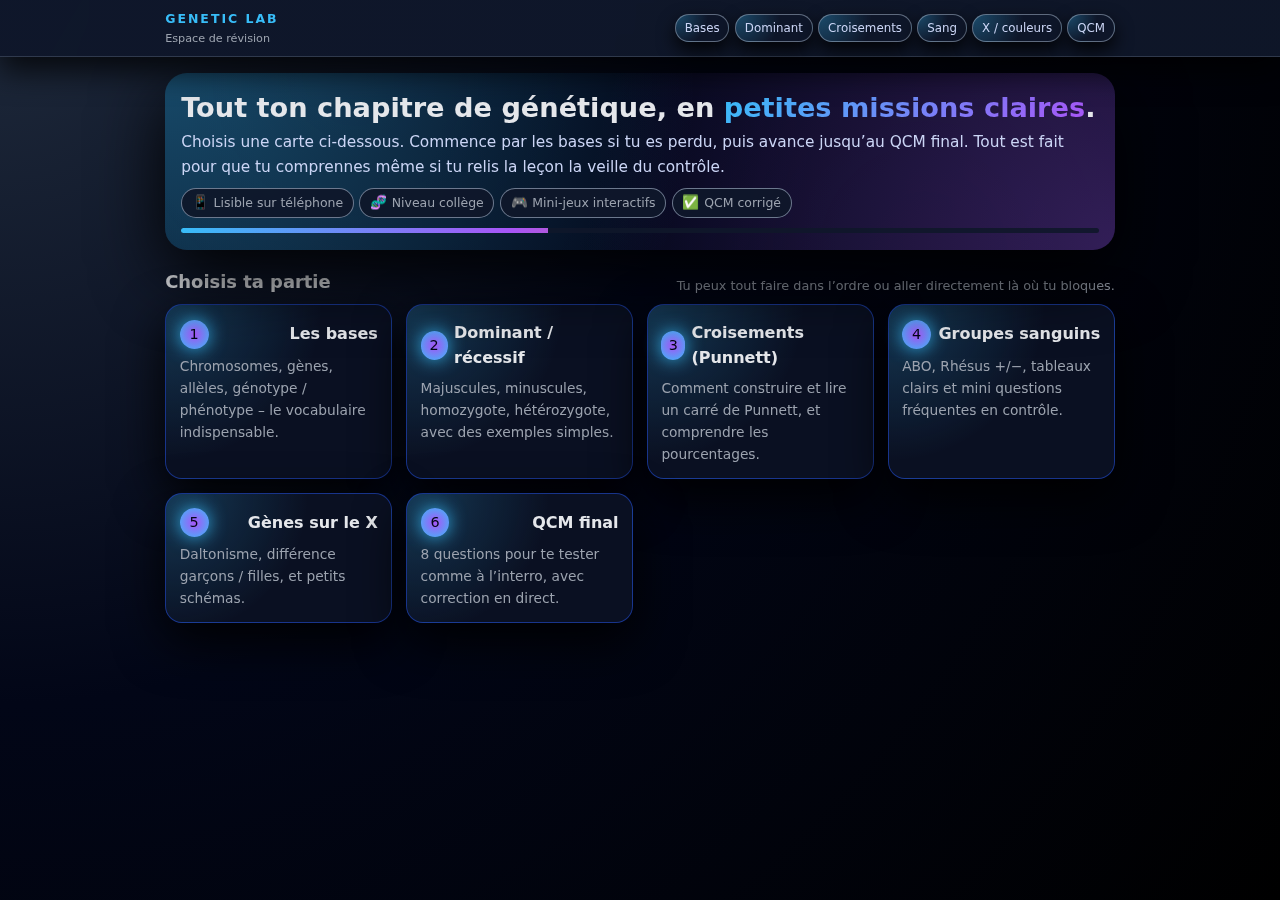
<file: index.html>
<!DOCTYPE html>
<html lang="fr">
<head>
  <meta charset="UTF-8">
  <title>Génétique – Menu de révision</title>
  <meta name="viewport" content="width=device-width, initial-scale=1.0">
  <link rel="stylesheet" href="style.css">
</head>
<body>
<header>
  <nav class="nav">
    <div class="brand">
      <div class="brand-title">GENETIC LAB</div>
      <div class="brand-sub">Espace de révision</div>
    </div>
    <div class="nav-links">
      <a href="bases.html">Bases</a>
      <a href="dominance.html">Dominant</a>
      <a href="croisements.html">Croisements</a>
      <a href="sang.html">Sang</a>
      <a href="xlie.html">X / couleurs</a>
      <a href="quiz.html">QCM</a>
    </div>
  </nav>
</header>
<div class="layout">
  <main>
    <section class="hero">
      <h1>Tout ton chapitre de génétique, en <span>petites missions claires</span>.</h1>
      <p>
        Choisis une carte ci-dessous. Commence par les bases si tu es perdu,
        puis avance jusqu’au QCM final. Tout est fait pour que tu comprennes
        même si tu relis la leçon la veille du contrôle.
      </p>
      <div class="chips">
        <div class="chip"><span class="chip-icon">📱</span><span>Lisible sur téléphone</span></div>
        <div class="chip"><span class="chip-icon">🧬</span><span>Niveau collège</span></div>
        <div class="chip"><span class="chip-icon">🎮</span><span>Mini-jeux interactifs</span></div>
        <div class="chip"><span class="chip-icon">✅</span><span>QCM corrigé</span></div>
      </div>
      <div class="progress-global">
        <div class="progress-inner"></div>
      </div>
    </section>

    <div class="section-title">
      <h2>Choisis ta partie</h2>
      <span>Tu peux tout faire dans l’ordre ou aller directement là où tu bloques.</span>
    </div>

    <section class="grid-menu">
      <a class="card-link" href="bases.html">
        <div class="card-link-top">
          <div class="card-step">1</div><h3>Les bases</h3>
        </div>
        <p>Chromosomes, gènes, allèles, génotype / phénotype – le vocabulaire indispensable.</p>
      </a>
      <a class="card-link" href="dominance.html">
        <div class="card-link-top">
          <div class="card-step">2</div><h3>Dominant / récessif</h3>
        </div>
        <p>Majuscules, minuscules, homozygote, hétérozygote, avec des exemples simples.</p>
      </a>
      <a class="card-link" href="croisements.html">
        <div class="card-link-top">
          <div class="card-step">3</div><h3>Croisements (Punnett)</h3>
        </div>
        <p>Comment construire et lire un carré de Punnett, et comprendre les pourcentages.</p>
      </a>
      <a class="card-link" href="sang.html">
        <div class="card-link-top">
          <div class="card-step">4</div><h3>Groupes sanguins</h3>
        </div>
        <p>ABO, Rhésus +/−, tableaux clairs et mini questions fréquentes en contrôle.</p>
      </a>
      <a class="card-link" href="xlie.html">
        <div class="card-link-top">
          <div class="card-step">5</div><h3>Gènes sur le X</h3>
        </div>
        <p>Daltonisme, différence garçons / filles, et petits schémas.</p>
      </a>
      <a class="card-link" href="quiz.html">
        <div class="card-link-top">
          <div class="card-step">6</div><h3>QCM final</h3>
        </div>
        <p>8 questions pour te tester comme à l’interro, avec correction en direct.</p>
      </a>
    </section>
  </main>
</div>
</body>
</html>
</file>
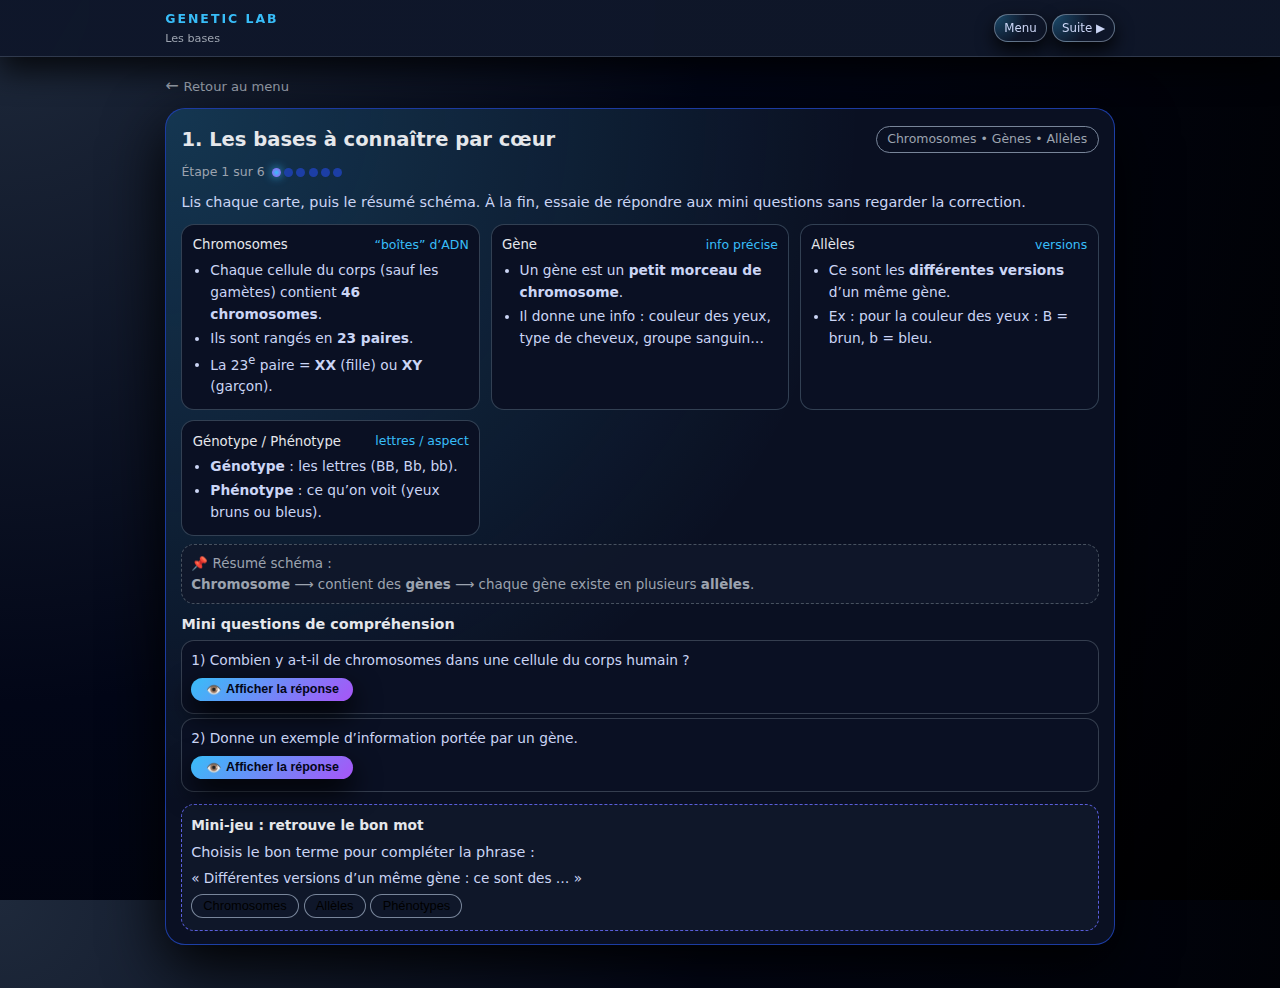
<file: bases.html>
<!DOCTYPE html>
<html lang="fr">
<head>
  <meta charset="UTF-8">
  <title>Génétique – Les bases</title>
  <meta name="viewport" content="width=device-width, initial-scale=1.0">
  <link rel="stylesheet" href="style.css">
</head>
<body>
<header>
  <nav class="nav">
    <div class="brand">
      <div class="brand-title">GENETIC LAB</div>
      <div class="brand-sub">Les bases</div>
    </div>
    <div class="nav-links">
      <a href="index.html">Menu</a>
      <a href="dominance.html">Suite ▶</a>
    </div>
  </nav>
</header>
<div class="layout">
  <main>
    <a href="index.html" class="back-link"><span>←</span>Retour au menu</a>
    <section class="card">
      <div class="card-header">
        <h1>1. Les bases à connaître par cœur</h1>
        <div class="card-tag">Chromosomes • Gènes • Allèles</div>
      </div>

      <div class="page-progress">
        <span>Étape 1 sur 6</span>
        <div class="page-dots">
          <div class="page-dot active"></div>
          <div class="page-dot"></div>
          <div class="page-dot"></div>
          <div class="page-dot"></div>
          <div class="page-dot"></div>
          <div class="page-dot"></div>
        </div>
      </div>

      <p>
        Lis chaque carte, puis le résumé schéma. À la fin, essaie de répondre aux mini questions
        sans regarder la correction.
      </p>

      <div class="simple-grid">
        <article class="mini-card">
          <div class="mini-title">
            <span>Chromosomes</span><span>“boîtes” d’ADN</span>
          </div>
          <ul>
            <li>Chaque cellule du corps (sauf les gamètes) contient <strong>46 chromosomes</strong>.</li>
            <li>Ils sont rangés en <strong>23 paires</strong>.</li>
            <li>La 23<sup>e</sup> paire = <strong>XX</strong> (fille) ou <strong>XY</strong> (garçon).</li>
          </ul>
        </article>

        <article class="mini-card">
          <div class="mini-title">
            <span>Gène</span><span>info précise</span>
          </div>
          <ul>
            <li>Un gène est un <strong>petit morceau de chromosome</strong>.</li>
            <li>Il donne une info : couleur des yeux, type de cheveux, groupe sanguin…</li>
          </ul>
        </article>

        <article class="mini-card">
          <div class="mini-title">
            <span>Allèles</span><span>versions</span>
          </div>
          <ul>
            <li>Ce sont les <strong>différentes versions</strong> d’un même gène.</li>
            <li>Ex : pour la couleur des yeux : B = brun, b = bleu.</li>
          </ul>
        </article>

        <article class="mini-card">
          <div class="mini-title">
            <span>Génotype / Phénotype</span><span>lettres / aspect</span>
          </div>
          <ul>
            <li><strong>Génotype</strong> : les lettres (BB, Bb, bb).</li>
            <li><strong>Phénotype</strong> : ce qu’on voit (yeux bruns ou bleus).</li>
          </ul>
        </article>
      </div>

      <div class="schema">
        📌 Résumé schéma : <br>
        <strong>Chromosome</strong> ⟶ contient des <strong>gènes</strong> ⟶ chaque gène existe en plusieurs <strong>allèles</strong>.
      </div>

      <div class="qa-block">
        <div class="qa-title">Mini questions de compréhension</div>

        <div class="question-card">
          <div class="question">1) Combien y a-t-il de chromosomes dans une cellule du corps humain ?</div>
          <button class="btn-reponse"><span>👁️</span>Afficher la réponse</button>
          <div class="reponse">
            46 chromosomes, soit 23 paires.
          </div>
        </div>

        <div class="question-card">
          <div class="question">2) Donne un exemple d’information portée par un gène.</div>
          <button class="btn-reponse"><span>👁️</span>Afficher la réponse</button>
          <div class="reponse">
            Par exemple : la couleur des yeux, le groupe sanguin, la couleur des cheveux…
          </div>
        </div>
      </div>

      <div class="game-block">
        <div class="game-title">Mini-jeu : retrouve le bon mot</div>
        <p>Choisis le bon terme pour compléter la phrase :</p>
        <p style="margin-top:.25rem;font-size:.85rem;">
          « Différentes versions d’un même gène : ce sont des … »
        </p>
        <div class="game-options">
          <button class="game-btn" data-correct="false">Chromosomes</button>
          <button class="game-btn" data-correct="true">Allèles</button>
          <button class="game-btn" data-correct="false">Phénotypes</button>
        </div>
        <div class="game-feedback"></div>
      </div>
    </section>
  </main>
</div>
<script>
// Q/R
document.querySelectorAll('.btn-reponse').forEach(btn=>{
  btn.addEventListener('click',()=>{
    const rep = btn.nextElementSibling;
    const open = rep.classList.contains('show');
    document.querySelectorAll('.reponse').forEach(r=>r.classList.remove('show'));
    document.querySelectorAll('.btn-reponse').forEach(b=>b.innerHTML='<span>👁️</span>Afficher la réponse');
    if(!open){
      rep.classList.add('show');
      btn.innerHTML='<span>🙈</span>Cacher la réponse';
    }
  });
});

// Mini-jeu
const gameBtns = document.querySelectorAll('.game-btn');
const feedback = document.querySelector('.game-feedback');
gameBtns.forEach(btn=>{
  btn.addEventListener('click',()=>{
    gameBtns.forEach(b=>b.classList.remove('correct','wrong'));
    const correct = btn.dataset.correct === 'true';
    if(correct){
      btn.classList.add('correct');
      feedback.textContent = "✔ Exact : ce sont des allèles.";
    }else{
      btn.classList.add('wrong');
      feedback.textContent = "❌ Non. Réfléchis : chromosomes ? gène ? allèles ?";
    }
  });
});
</script>
</body>
</html>
</file>
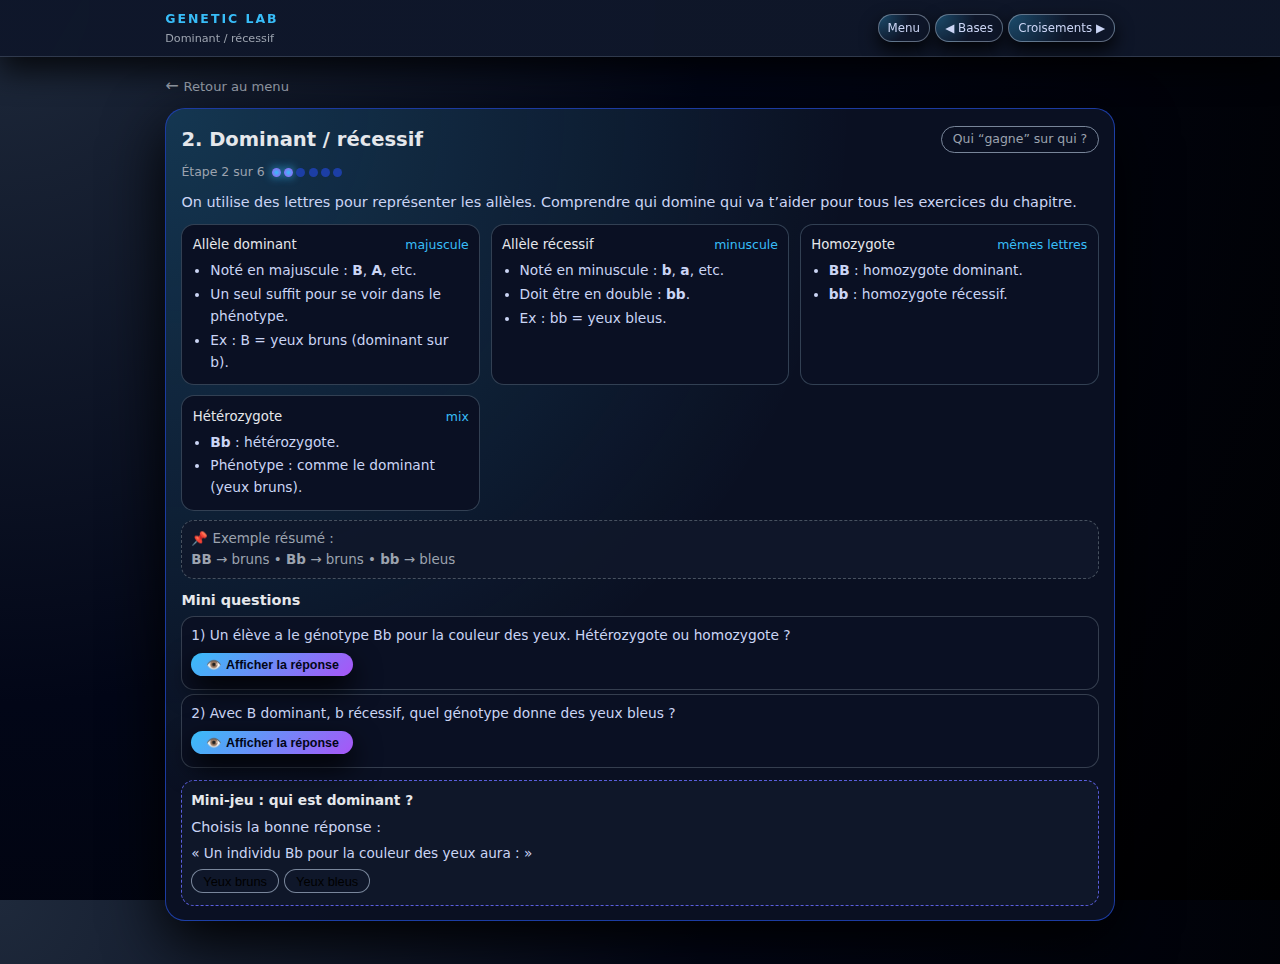
<file: dominance.html>
<!DOCTYPE html>
<html lang="fr">
<head>
  <meta charset="UTF-8">
  <title>Génétique – Dominant / Récessif</title>
  <meta name="viewport" content="width=device-width, initial-scale=1.0">
  <link rel="stylesheet" href="style.css">
</head>
<body>
<header>
  <nav class="nav">
    <div class="brand">
      <div class="brand-title">GENETIC LAB</div>
      <div class="brand-sub">Dominant / récessif</div>
    </div>
    <div class="nav-links">
      <a href="index.html">Menu</a>
      <a href="bases.html">◀ Bases</a>
      <a href="croisements.html">Croisements ▶</a>
    </div>
  </nav>
</header>
<div class="layout">
  <main>
    <a href="index.html" class="back-link"><span>←</span>Retour au menu</a>
    <section class="card">
      <div class="card-header">
        <h1>2. Dominant / récessif</h1>
        <div class="card-tag">Qui “gagne” sur qui ?</div>
      </div>

      <div class="page-progress">
        <span>Étape 2 sur 6</span>
        <div class="page-dots">
          <div class="page-dot active"></div>
          <div class="page-dot active"></div>
          <div class="page-dot"></div>
          <div class="page-dot"></div>
          <div class="page-dot"></div>
          <div class="page-dot"></div>
        </div>
      </div>

      <p>
        On utilise des lettres pour représenter les allèles. Comprendre qui domine qui
        va t’aider pour tous les exercices du chapitre.
      </p>

      <div class="simple-grid">
        <article class="mini-card">
          <div class="mini-title">
            <span>Allèle dominant</span><span>majuscule</span>
          </div>
          <ul>
            <li>Noté en majuscule : <strong>B</strong>, <strong>A</strong>, etc.</li>
            <li>Un seul suffit pour se voir dans le phénotype.</li>
            <li>Ex : B = yeux bruns (dominant sur b).</li>
          </ul>
        </article>

        <article class="mini-card">
          <div class="mini-title">
            <span>Allèle récessif</span><span>minuscule</span>
          </div>
          <ul>
            <li>Noté en minuscule : <strong>b</strong>, <strong>a</strong>, etc.</li>
            <li>Doit être en double : <strong>bb</strong>.</li>
            <li>Ex : bb = yeux bleus.</li>
          </ul>
        </article>

        <article class="mini-card">
          <div class="mini-title">
            <span>Homozygote</span><span>mêmes lettres</span>
          </div>
          <ul>
            <li><strong>BB</strong> : homozygote dominant.</li>
            <li><strong>bb</strong> : homozygote récessif.</li>
          </ul>
        </article>

        <article class="mini-card">
          <div class="mini-title">
            <span>Hétérozygote</span><span>mix</span>
          </div>
          <ul>
            <li><strong>Bb</strong> : hétérozygote.</li>
            <li>Phénotype : comme le dominant (yeux bruns).</li>
          </ul>
        </article>
      </div>

      <div class="schema">
        📌 Exemple résumé : <br>
        <strong>BB</strong> → bruns • <strong>Bb</strong> → bruns • <strong>bb</strong> → bleus
      </div>

      <div class="qa-block">
        <div class="qa-title">Mini questions</div>

        <div class="question-card">
          <div class="question">1) Un élève a le génotype Bb pour la couleur des yeux. Hétérozygote ou homozygote ?</div>
          <button class="btn-reponse"><span>👁️</span>Afficher la réponse</button>
          <div class="reponse">
            Bb = hétérozygote (deux lettres différentes).
          </div>
        </div>

        <div class="question-card">
          <div class="question">2) Avec B dominant, b récessif, quel génotype donne des yeux bleus ?</div>
          <button class="btn-reponse"><span>👁️</span>Afficher la réponse</button>
          <div class="reponse">
            Seulement le génotype bb.
          </div>
        </div>
      </div>

      <div class="game-block">
        <div class="game-title">Mini-jeu : qui est dominant ?</div>
        <p>Choisis la bonne réponse :</p>
        <p style="margin-top:.25rem;font-size:.85rem;">
          « Un individu Bb pour la couleur des yeux aura : »
        </p>
        <div class="game-options">
          <button class="game-btn" data-correct="true">Yeux bruns</button>
          <button class="game-btn" data-correct="false">Yeux bleus</button>
        </div>
        <div class="game-feedback"></div>
      </div>
    </section>
  </main>
</div>
<script>
// Q/R
document.querySelectorAll('.btn-reponse').forEach(btn=>{
  btn.addEventListener('click',()=>{
    const rep = btn.nextElementSibling;
    const open = rep.classList.contains('show');
    document.querySelectorAll('.reponse').forEach(r=>r.classList.remove('show'));
    document.querySelectorAll('.btn-reponse').forEach(b=>b.innerHTML='<span>👁️</span>Afficher la réponse');
    if(!open){
      rep.classList.add('show');
      btn.innerHTML='<span>🙈</span>Cacher la réponse';
    }
  });
});
// Mini-jeu
const gameBtns = document.querySelectorAll('.game-btn');
const feedback = document.querySelector('.game-feedback');
gameBtns.forEach(btn=>{
  btn.addEventListener('click',()=>{
    gameBtns.forEach(b=>b.classList.remove('correct','wrong'));
    const correct = btn.dataset.correct === 'true';
    if(correct){
      btn.classList.add('correct');
      feedback.textContent = "✔ Oui, le dominant (B) s’exprime, donc yeux bruns.";
    }else{
      btn.classList.add('wrong');
      feedback.textContent = "❌ Non, pour avoir les yeux bleus il faudrait bb.";
    }
  });
});
</script>
</body>
</html>
</file>
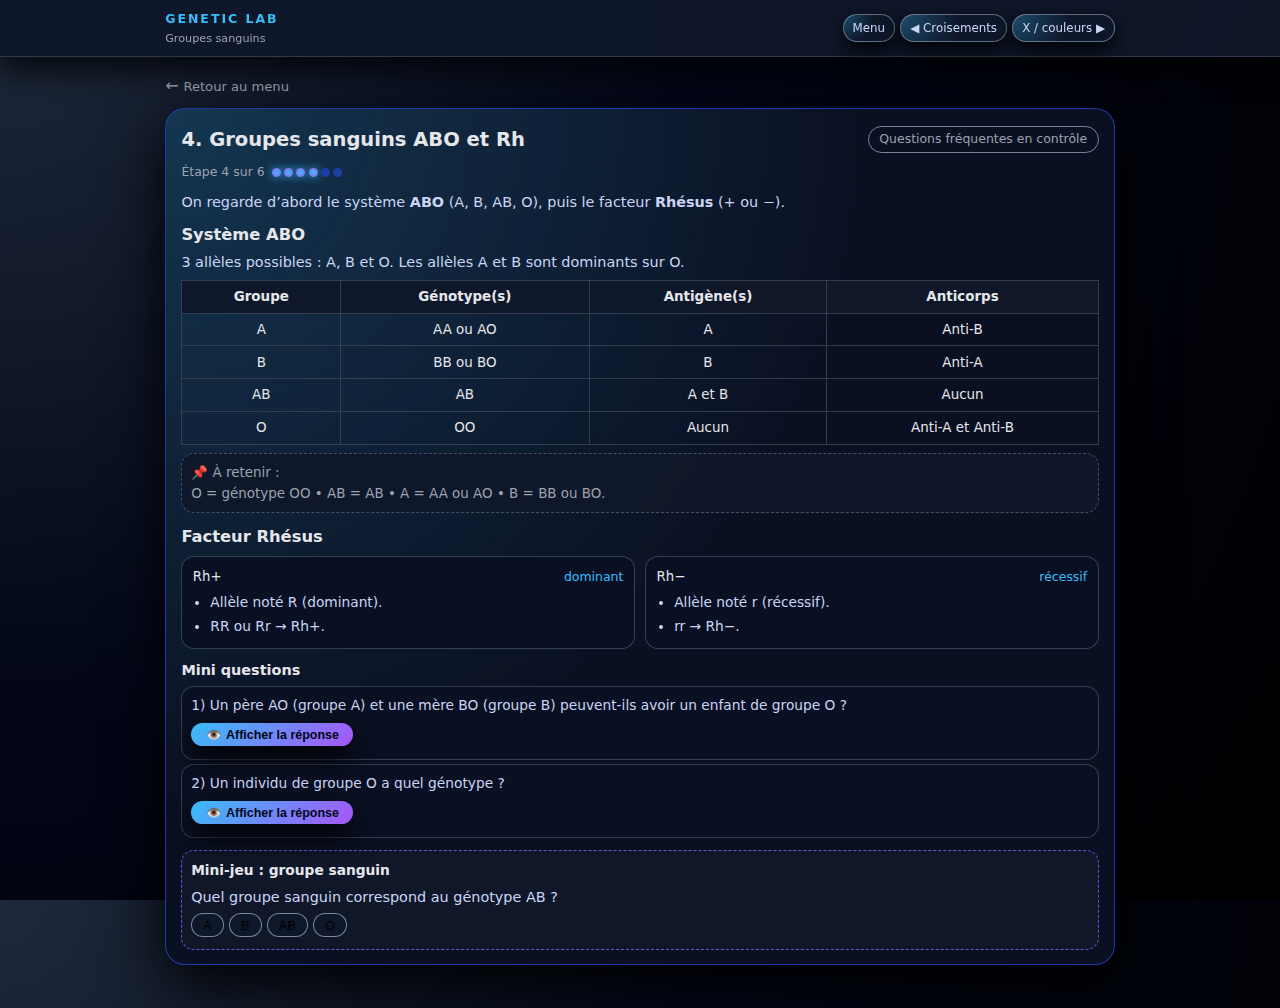
<file: sang.html>
<!DOCTYPE html>
<html lang="fr">
<head>
  <meta charset="UTF-8">
  <title>Génétique – Groupes sanguins</title>
  <meta name="viewport" content="width=device-width, initial-scale=1.0">
  <link rel="stylesheet" href="style.css">
</head>
<body>
<header>
  <nav class="nav">
    <div class="brand">
      <div class="brand-title">GENETIC LAB</div>
      <div class="brand-sub">Groupes sanguins</div>
    </div>
    <div class="nav-links">
      <a href="index.html">Menu</a>
      <a href="croisements.html">◀ Croisements</a>
      <a href="xlie.html">X / couleurs ▶</a>
    </div>
  </nav>
</header>
<div class="layout">
  <main>
    <a href="index.html" class="back-link"><span>←</span>Retour au menu</a>
    <section class="card">
      <div class="card-header">
        <h1>4. Groupes sanguins ABO et Rh</h1>
        <div class="card-tag">Questions fréquentes en contrôle</div>
      </div>

      <div class="page-progress">
        <span>Étape 4 sur 6</span>
        <div class="page-dots">
          <div class="page-dot active"></div>
          <div class="page-dot active"></div>
          <div class="page-dot active"></div>
          <div class="page-dot active"></div>
          <div class="page-dot"></div>
          <div class="page-dot"></div>
        </div>
      </div>

      <p>
        On regarde d’abord le système <strong>ABO</strong> (A, B, AB, O), puis le facteur
        <strong>Rhésus</strong> (+ ou −).
      </p>

      <h2 style="font-size:1.02rem;margin-top:.5rem;">Système ABO</h2>
      <p style="font-size:.9rem;color:var(--muted);margin-top:.15rem;">
        3 allèles possibles : A, B et O. Les allèles A et B sont dominants sur O.
      </p>

      <table>
        <tr><th>Groupe</th><th>Génotype(s)</th><th>Antigène(s)</th><th>Anticorps</th></tr>
        <tr><td>A</td><td>AA ou AO</td><td>A</td><td>Anti-B</td></tr>
        <tr><td>B</td><td>BB ou BO</td><td>B</td><td>Anti-A</td></tr>
        <tr><td>AB</td><td>AB</td><td>A et B</td><td>Aucun</td></tr>
        <tr><td>O</td><td>OO</td><td>Aucun</td><td>Anti-A et Anti-B</td></tr>
      </table>

      <div class="schema">
        📌 À retenir : <br>
        O = génotype OO • AB = AB • A = AA ou AO • B = BB ou BO.
      </div>

      <h2 style="font-size:1.02rem;margin-top:.7rem;">Facteur Rhésus</h2>
      <div class="simple-grid" style="margin-top:.35rem;">
        <article class="mini-card">
          <div class="mini-title">
            <span>Rh+</span><span>dominant</span>
          </div>
          <ul>
            <li>Allèle noté R (dominant).</li>
            <li>RR ou Rr → Rh+.</li>
          </ul>
        </article>
        <article class="mini-card">
          <div class="mini-title">
            <span>Rh−</span><span>récessif</span>
          </div>
          <ul>
            <li>Allèle noté r (récessif).</li>
            <li>rr → Rh−.</li>
          </ul>
        </article>
      </div>

      <div class="qa-block">
        <div class="qa-title">Mini questions</div>

        <div class="question-card">
          <div class="question">
            1) Un père AO (groupe A) et une mère BO (groupe B) peuvent-ils avoir un enfant de groupe O ?
          </div>
          <button class="btn-reponse"><span>👁️</span>Afficher la réponse</button>
          <div class="reponse">
            Oui. Croisement AO × BO → possibilité OO, donc groupe O (environ 25&nbsp;%).
          </div>
        </div>

        <div class="question-card">
          <div class="question">
            2) Un individu de groupe O a quel génotype ?
          </div>
          <button class="btn-reponse"><span>👁️</span>Afficher la réponse</button>
          <div class="reponse">
            Il est OO (deux allèles O).
          </div>
        </div>
      </div>

      <div class="game-block">
        <div class="game-title">Mini-jeu : groupe sanguin</div>
        <p>Quel groupe sanguin correspond au génotype AB ?</p>
        <div class="game-options">
          <button class="game-btn" data-correct="false">A</button>
          <button class="game-btn" data-correct="false">B</button>
          <button class="game-btn" data-correct="true">AB</button>
          <button class="game-btn" data-correct="false">O</button>
        </div>
        <div class="game-feedback"></div>
      </div>
    </section>
  </main>
</div>
<script>
// Q/R
document.querySelectorAll('.btn-reponse').forEach(btn=>{
  btn.addEventListener('click',()=>{
    const rep = btn.nextElementSibling;
    const open = rep.classList.contains('show');
    document.querySelectorAll('.reponse').forEach(r=>r.classList.remove('show'));
    document.querySelectorAll('.btn-reponse').forEach(b=>b.innerHTML='<span>👁️</span>Afficher la réponse');
    if(!open){
      rep.classList.add('show');
      btn.innerHTML='<span>🙈</span>Cacher la réponse';
    }
  });
});
// Mini-jeu
const gameBtns = document.querySelectorAll('.game-btn');
const feedback = document.querySelector('.game-feedback');
gameBtns.forEach(btn=>{
  btn.addEventListener('click',()=>{
    gameBtns.forEach(b=>b.classList.remove('correct','wrong'));
    const correct = btn.dataset.correct === 'true';
    if(correct){
      btn.classList.add('correct');
      feedback.textContent = "✔ AB → groupe sanguin AB.";
    }else{
      btn.classList.add('wrong');
      feedback.textContent = "❌ Regarde le tableau : qui a les deux antigènes A et B ?";
    }
  });
});
</script>
</body>
</html>
</file>
<file: style.css>
:root{
  --bg:#050813;
  --bg-soft:#0b1220;
  --card:#050816;
  --accent:#38bdf8;       /* cyan néon */
  --accent2:#a855f7;      /* violet néon */
  --accent3:#f97316;      /* orange pour les détails */
  --text:#e5e7eb;
  --muted:#cbd5f5;
  --muted2:#9ca3af;
  --border:#1e293b;
  --bad:#f97373;
  --good:#4ade80;
}
*{box-sizing:border-box;margin:0;padding:0;}
html,body{height:100%;}
body{
  font-family:system-ui,-apple-system,BlinkMacSystemFont,"Segoe UI",sans-serif;
  background:
    radial-gradient(circle at 0% 0%,#1e293b 0,#020617 45%,#000 100%);
  color:var(--text);
  line-height:1.6;
  -webkit-tap-highlight-color:transparent;
}
a{text-decoration:none;color:inherit;}

header{
  position:sticky;
  top:0;
  z-index:20;
  backdrop-filter:blur(18px);
  background:linear-gradient(120deg,rgba(15,23,42,0.98),rgba(15,23,42,0.95));
  border-bottom:1px solid rgba(148,163,184,0.25);
  box-shadow:0 14px 30px rgba(0,0,0,0.75);
}
.nav{
  max-width:980px;
  margin:0 auto;
  padding:.55rem .95rem;
  display:flex;
  align-items:center;
  justify-content:space-between;
  gap:.9rem;
}
.brand{
  display:flex;
  flex-direction:column;
  gap:.05rem;
}
.brand-title{
  font-weight:900;
  letter-spacing:.16em;
  font-size:.78rem;
  text-transform:uppercase;
  color:var(--accent);
}
.brand-sub{
  font-size:.7rem;
  color:var(--muted2);
}
.nav-links{
  display:flex;
  flex-wrap:wrap;
  gap:.35rem;
  justify-content:flex-end;
}
.nav-links a{
  font-size:.74rem;
  padding:.2rem .55rem;
  border-radius:999px;
  border:1px solid rgba(148,163,184,0.6);
  color:var(--muted);
  background:radial-gradient(circle at 0 0,rgba(56,189,248,0.32),transparent 55%);
  background-color:rgba(15,23,42,0.96);
  box-shadow:0 8px 18px rgba(0,0,0,0.85);
  transition:transform .15s, box-shadow .15s, border-color .15s, background .15s;
}
.nav-links a:hover{
  transform:translateY(-1px);
  box-shadow:0 14px 28px rgba(0,0,0,0.95);
  border-color:var(--accent2);
  background:
    radial-gradient(circle at 0 0,rgba(56,189,248,0.6),transparent 55%),
    radial-gradient(circle at 100% 100%,rgba(168,85,247,0.6),transparent 55%);
}

.layout{
  max-width:980px;
  margin:0 auto;
  padding:0 .95rem 2.7rem;
}
main{margin-top:1rem;}

/* HERO & MENU */
.hero{
  border-radius:22px;
  padding:1.1rem 1rem 1.05rem;
  background:
    radial-gradient(circle at 0 0,rgba(56,189,248,0.35),transparent 55%),
    radial-gradient(circle at 100% 100%,rgba(168,85,247,0.28),transparent 55%),
    linear-gradient(135deg,#020617,#020617);
  box-shadow:0 24px 70px rgba(0,0,0,0.95);
  position:relative;
  overflow:hidden;
}
.hero:before{
  content:"";
  position:absolute;
  inset:0;
  background:
    radial-gradient(circle at 20% 0,rgba(248,250,252,0.12),transparent 60%),
    radial-gradient(circle at 80% 100%,rgba(248,250,252,0.08),transparent 60%);
  mix-blend-mode:soft-light;
  opacity:.7;
  pointer-events:none;
}
.hero h1{
  font-size:1.7rem;
  line-height:1.25;
  position:relative;
  z-index:1;
}
.hero h1 span{
  background:linear-gradient(135deg,var(--accent),var(--accent2));
  -webkit-background-clip:text;
  color:transparent;
}
.hero p{
  margin-top:.35rem;
  font-size:.96rem;
  color:var(--muted);
  position:relative;
  z-index:1;
}
.chips{
  margin-top:.55rem;
  display:flex;
  flex-wrap:wrap;
  gap:.35rem;
  position:relative;
  z-index:1;
}
.chip{
  font-size:.78rem;
  padding:.18rem .6rem;
  border-radius:999px;
  border:1px solid rgba(148,163,184,0.7);
  background:rgba(15,23,42,0.95);
  color:var(--muted2);
  display:inline-flex;
  align-items:center;
  gap:.3rem;
}
.chip-icon{
  font-size:.85rem;
}

/* PROGRESS GLOBAL (menu) */
.progress-global{
  margin-top:.65rem;
  width:100%;
  height:.32rem;
  border-radius:999px;
  background:rgba(15,23,42,0.9);
  overflow:hidden;
  position:relative;
}
.progress-inner{
  position:absolute;
  inset:0;
  background:linear-gradient(90deg,var(--accent),var(--accent2),var(--accent3));
  background-size:180% 100%;
  animation:glow 2.6s linear infinite;
  width:40%;
}
@keyframes glow{
  0%{background-position:0% 50%;}
  100%{background-position:180% 50%;}
}

.section-title{
  margin-top:1.1rem;
  margin-bottom:.5rem;
  display:flex;
  align-items:flex-end;
  justify-content:space-between;
  gap:.5rem;
}
.section-title h2{
  font-size:1.12rem;
}
.section-title span{
  font-size:.8rem;
  color:var(--muted2);
}

/* MENU CARDS */
.grid-menu{
  display:grid;
  grid-template-columns:repeat(auto-fit,minmax(220px,1fr));
  gap:.85rem;
}
.card-link{
  display:block;
  border-radius:17px;
  padding:.9rem .85rem .8rem;
  background:radial-gradient(circle at 0 0,rgba(56,189,248,0.24),transparent 55%);
  background-color:rgba(10,16,35,0.98);
  border:1px solid rgba(30,64,175,0.75);
  box-shadow:0 18px 50px rgba(0,0,0,0.95);
  transition:transform .16s, box-shadow .16s, border-color .16s, background .16s;
}
.card-link:hover{
  transform:translateY(-2px);
  box-shadow:0 26px 60px rgba(0,0,0,1);
  border-color:var(--accent2);
}
.card-link-top{
  display:flex;
  align-items:center;
  justify-content:space-between;
  gap:.4rem;
  margin-bottom:.4rem;
}
.card-step{
  width:1.8rem;
  height:1.8rem;
  border-radius:1rem;
  display:flex;
  align-items:center;
  justify-content:center;
  font-size:.9rem;
  background:radial-gradient(circle,var(--accent2),var(--accent));
  color:#020617;
  box-shadow:0 0 18px rgba(56,189,248,0.9);
}
.card-link h3{
  font-size:1rem;
}
.card-link p{
  font-size:.86rem;
  color:var(--muted2);
}

/* STANDARD PAGES */
.back-link{
  display:inline-flex;
  align-items:center;
  gap:.3rem;
  font-size:.82rem;
  color:var(--muted2);
  margin-bottom:.55rem;
}
.back-link span{
  font-size:1rem;
}
.card{
  border-radius:20px;
  padding:.95rem .95rem .85rem;
  background:radial-gradient(circle at 0 0,rgba(56,189,248,0.22),transparent 55%);
  background-color:rgba(10,16,35,0.98);
  border:1px solid rgba(30,64,175,0.9);
  box-shadow:0 20px 60px rgba(0,0,0,0.98);
}
.card-header{
  display:flex;
  align-items:center;
  justify-content:space-between;
  gap:.7rem;
  margin-bottom:.45rem;
}
.card-header h1{
  font-size:1.22rem;
}
.card-tag{
  font-size:.78rem;
  padding:.15rem .65rem;
  border-radius:999px;
  border:1px solid rgba(148,163,184,0.8);
  color:var(--muted2);
}
.card p{
  font-size:.9rem;
  color:var(--muted);
}

/* STEP / PROGRESS PER PAGE */
.page-progress{
  margin:.3rem 0 .55rem;
  font-size:.78rem;
  color:var(--muted2);
  display:flex;
  align-items:center;
  gap:.45rem;
}
.page-dots{
  display:flex;
  gap:.22rem;
}
.page-dot{
  width:.55rem;
  height:.55rem;
  border-radius:999px;
  background:rgba(30,64,175,0.9);
}
.page-dot.active{
  background:radial-gradient(circle,var(--accent),var(--accent2));
  box-shadow:0 0 10px rgba(56,189,248,0.9);
}

/* GRID & MINI CARDS */
.simple-grid{
  margin-top:.6rem;
  display:grid;
  grid-template-columns:repeat(auto-fit,minmax(230px,1fr));
  gap:.65rem;
}
.mini-card{
  border-radius:13px;
  padding:.6rem .65rem;
  background:rgba(10,16,35,1);
  border:1px solid rgba(51,65,85,0.98);
  font-size:.88rem;
}
.mini-title{
  display:flex;
  align-items:center;
  justify-content:space-between;
  gap:.4rem;
  font-size:.83rem;
  margin-bottom:.2rem;
}
.mini-title span:last-child{
  font-size:.78rem;
  color:var(--accent);
}
ul{
  margin-left:1.1rem;
  margin-top:.05rem;
  font-size:.86rem;
  color:var(--muted);
}
li{margin-bottom:.12rem;}

/* SCHEMA BOX */
.schema{
  margin-top:.55rem;
  padding:.45rem .55rem;
  border-radius:13px;
  border:1px dashed rgba(75,85,99,0.95);
  font-size:.84rem;
  color:var(--muted2);
  background:rgba(15,23,42,0.9);
}

/* TABLES & PUNNETT */
table{
  width:100%;
  border-collapse:collapse;
  margin-top:.4rem;
  font-size:.84rem;
}
th,td{
  padding:.32rem .35rem;
  border:1px solid rgba(55,65,81,0.9);
  text-align:center;
}
th{
  background:rgba(15,23,42,0.98);
  font-weight:600;
}
.punnett{
  display:grid;
  grid-template-columns:repeat(3,minmax(0,1fr));
  border-radius:11px;
  overflow:hidden;
  border:1px solid rgba(55,65,81,0.9);
  margin-top:.35rem;
  font-size:.84rem;
}
.punnett div{
  padding:.28rem .2rem;
  background:rgba(10,16,35,1);
  border:1px solid rgba(55,65,81,0.9);
}
.punnett .header{
  background:linear-gradient(135deg,rgba(56,189,248,0.32),rgba(168,85,247,0.3));
  font-weight:600;
}

/* Q&A */
.qa-block{
  margin-top:.6rem;
}
.qa-title{
  font-size:.9rem;
  font-weight:600;
  margin-bottom:.25rem;
}
.question-card{
  margin-top:.25rem;
  padding:.48rem .55rem .44rem;
  border-radius:13px;
  background:rgba(10,16,35,1);
  border:1px solid rgba(55,65,81,0.96);
}
.question{
  font-size:.86rem;
  color:var(--muted);
  margin-bottom:.3rem;
}
.btn-reponse{
  display:inline-flex;
  align-items:center;
  justify-content:center;
  min-width:130px;
  padding:.25rem .9rem;
  border-radius:999px;
  border:none;
  cursor:pointer;
  background:linear-gradient(135deg,var(--accent),var(--accent2));
  color:#020617;
  font-size:.78rem;
  font-weight:600;
  box-shadow:0 12px 28px rgba(0,0,0,1);
}
.btn-reponse span{
  margin-right:.28rem;
}
.reponse{
  margin-top:.3rem;
  font-size:.84rem;
  color:var(--muted);
  max-height:0;
  overflow:hidden;
  opacity:0;
  transform:translateY(-4px);
  transition:max-height .35s ease,opacity .35s ease,transform .35s ease;
}
.reponse.show{
  max-height:220px;
  opacity:1;
  transform:translateY(0);
}

/* QUIZ */
.quiz-question{
  margin-top:.48rem;
  padding:.5rem .58rem .52rem;
  border-radius:13px;
  background:rgba(10,16,35,1);
  border:1px solid rgba(55,65,81,0.96);
  font-size:.86rem;
}
.quiz-q{
  margin-bottom:.24rem;
}
.quiz-options{
  display:flex;
  flex-direction:column;
  gap:.25rem;
}
.quiz-option{
  border-radius:999px;
  border:1px solid rgba(75,85,99,0.98);
  padding:.24rem .75rem;
  cursor:pointer;
  display:flex;
  justify-content:space-between;
  align-items:center;
  font-size:.84rem;
  background:rgba(10,16,35,1);
  transition:border-color .15s, background .15s, box-shadow .15s;
}
.quiz-option span{pointer-events:none;}
.quiz-option.selected:not(.correct):not(.wrong){
  border-color:rgba(248,250,252,0.9);
  box-shadow:0 0 12px rgba(148,163,184,0.9);
}
.quiz-option.correct{
  background:rgba(34,197,94,0.23);
  border-color:var(--good);
}
.quiz-option.wrong{
  background:rgba(248,113,113,0.23);
  border-color:var(--bad);
}
.quiz-footer{
  margin-top:.6rem;
  padding-top:.45rem;
  border-top:1px dashed rgba(75,85,99,0.95);
  display:flex;
  align-items:center;
  justify-content:space-between;
  font-size:.84rem;
  color:var(--muted2);
}
.btn-quiz{
  padding:.3rem .9rem;
  border-radius:999px;
  border:none;
  background:linear-gradient(135deg,var(--accent),var(--accent2));
  color:#020617;
  font-size:.8rem;
  font-weight:700;
  cursor:pointer;
  box-shadow:0 12px 32px rgba(0,0,0,1);
}
.score{
  font-weight:700;
}
.score.good{color:var(--good);}
.score.bad{color:var(--bad);}

/* MINI-JEUX (simple buttons) */
.game-block{
  margin-top:.75rem;
  padding:.55rem .55rem .5rem;
  border-radius:13px;
  border:1px dashed rgba(99,102,241,0.9);
  background:rgba(15,23,42,0.98);
  font-size:.86rem;
}
.game-title{
  font-weight:600;
  margin-bottom:.3rem;
}
.game-options{
  margin-top:.25rem;
  display:flex;
  flex-wrap:wrap;
  gap:.3rem;
}
.game-btn{
  border-radius:999px;
  border:1px solid rgba(148,163,184,0.8);
  padding:.22rem .7rem;
  background:rgba(15,23,42,1);
  font-size:.8rem;
  cursor:pointer;
}
.game-btn.correct{
  border-color:var(--good);
  background:rgba(22,163,74,0.25);
}
.game-btn.wrong{
  border-color:var(--bad);
  background:rgba(239,68,68,0.25);
}
.game-feedback{
  margin-top:.25rem;
  font-size:.82rem;
  color:var(--muted2);
}

/* RESPONSIVE */
@media (max-width:720px){
  .nav{
    flex-direction:column;
    align-items:flex-start;
  }
  .nav-links{
    justify-content:flex-start;
  }
  .layout{
    padding:0 .75rem 2.7rem;
  }
  .hero{
    padding:1rem .85rem .9rem;
  }
  .hero h1{
    font-size:1.45rem;
  }
}
</file>
